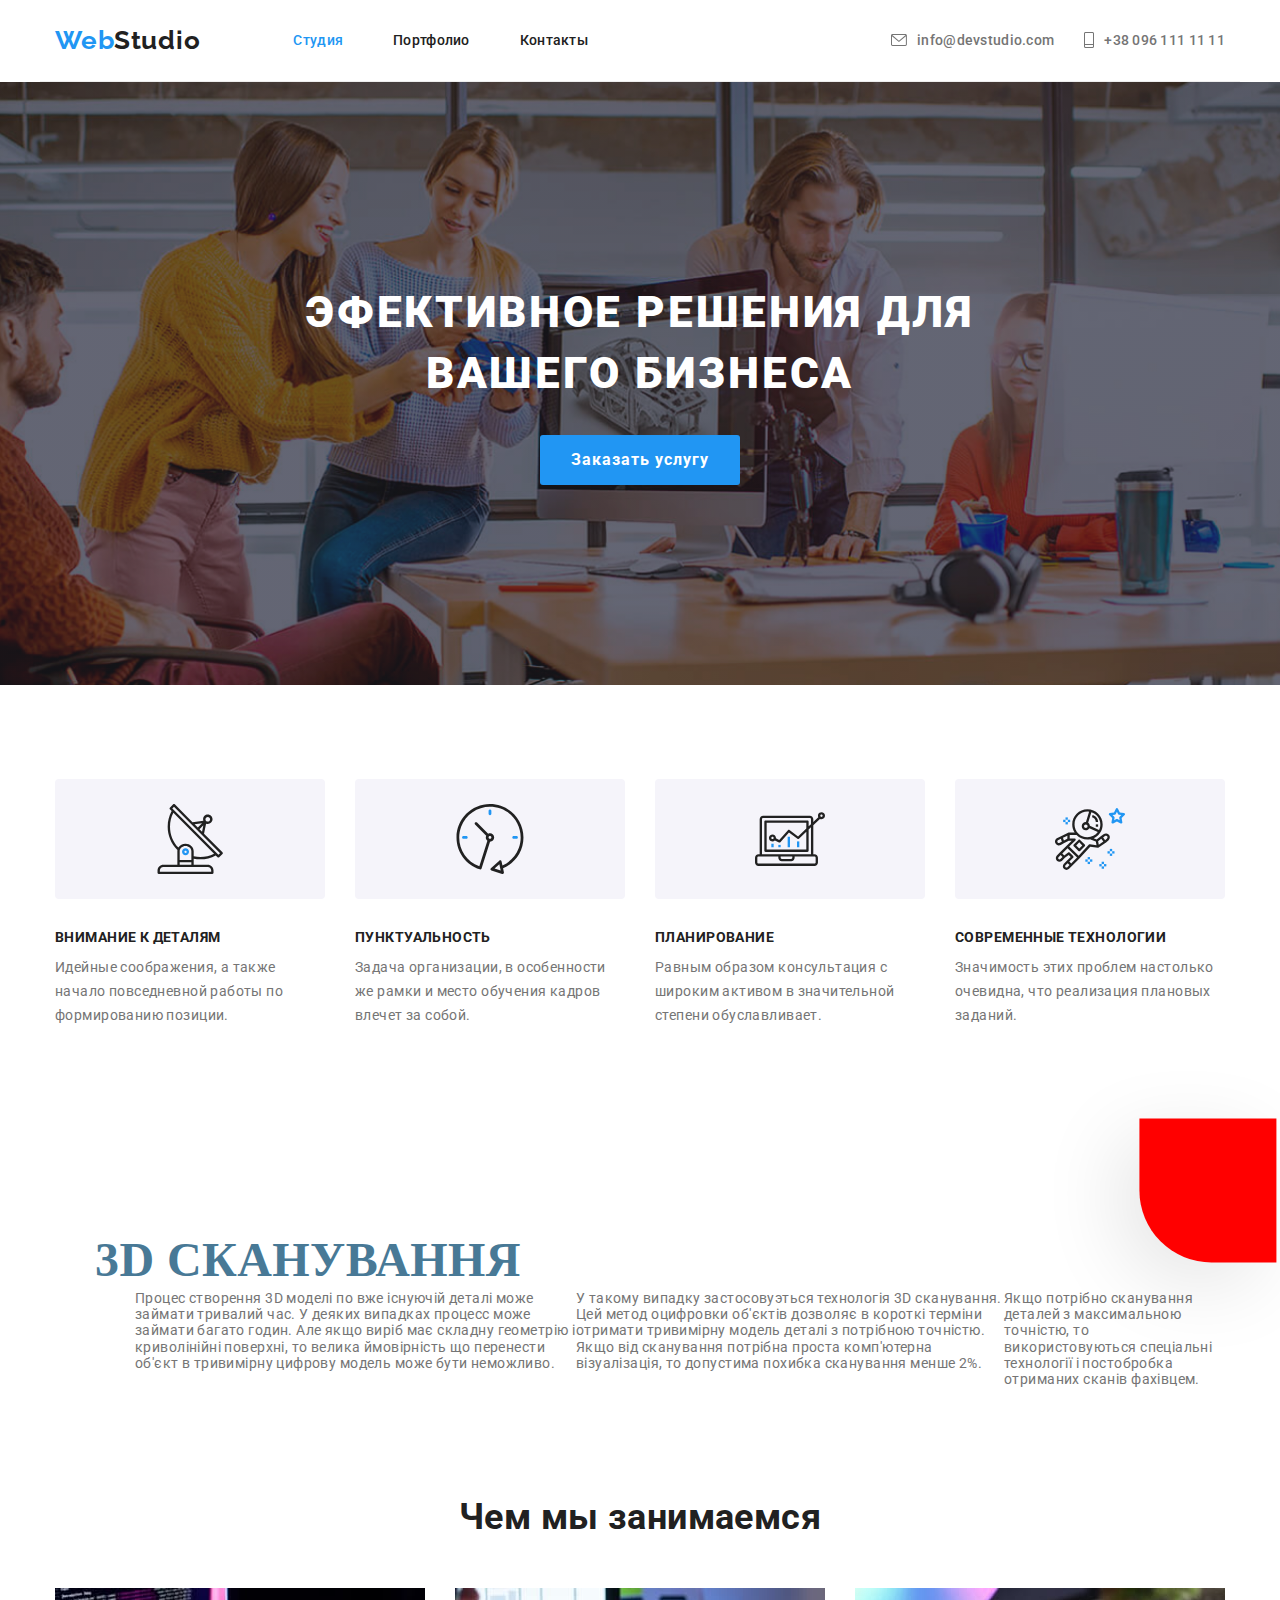
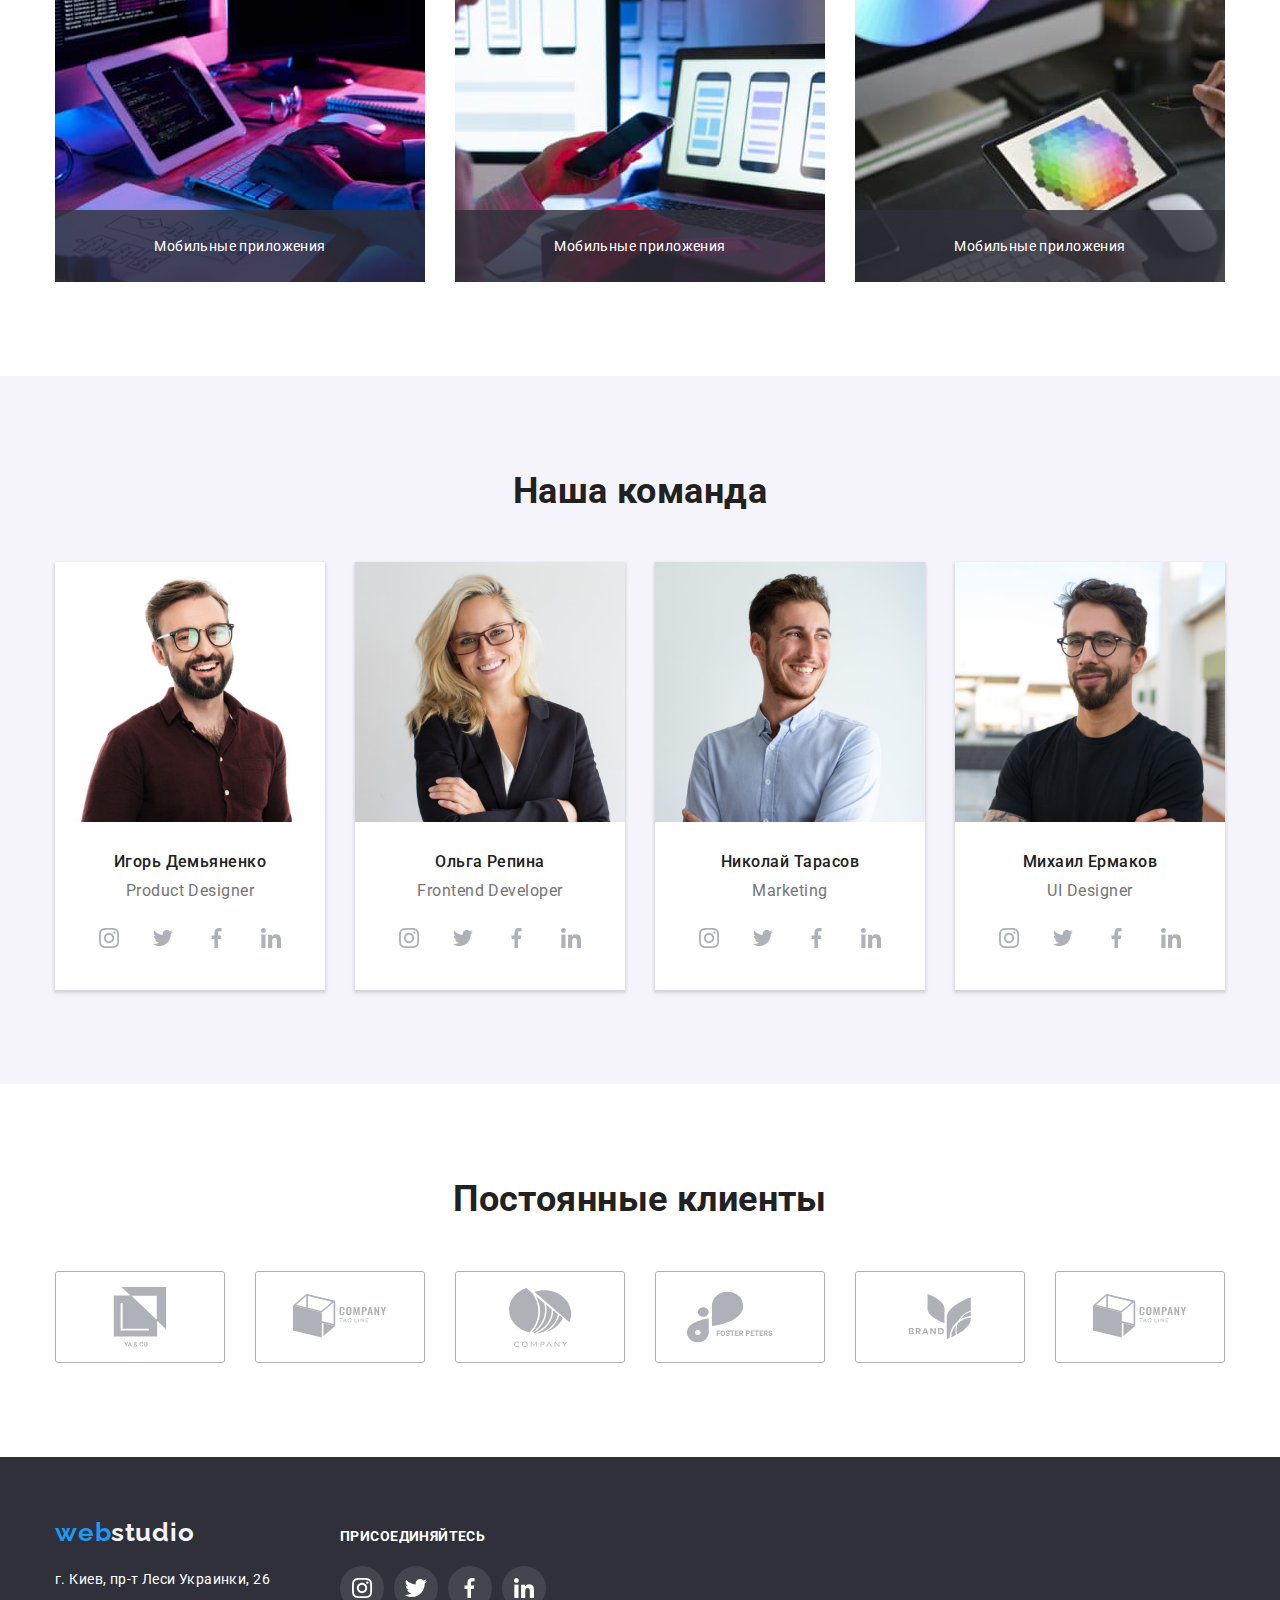
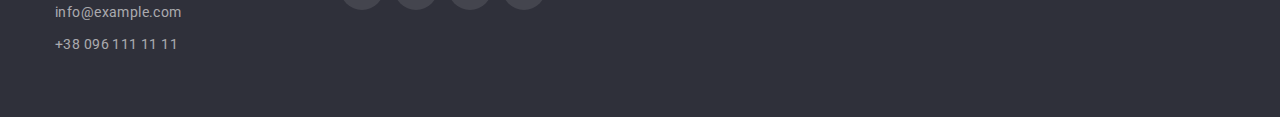
<file: index.html>
<!DOCTYPE html>
<html lang="ru">
<head>
    <meta charset="UTF-8">
    <meta http-equiv="X-UA-Compatible" content="IE=edge">
    <meta name="viewport" content="width=device-width, initial-scale=1.0">
    <title>WebStudio</title>
    <link href="https://fonts.googleapis.com/css2?family=Raleway:wght@700&family=Roboto:wght@400;500;700;900&display=swap"
        rel="stylesheet">
    <link rel="stylesheet" href="https://cdnjs.cloudflare.com/ajax/libs/modern-normalize/1.1.0/modern-normalize.min.css">
    <link rel="stylesheet" href="./css/style.css">
</head>
<body class="page">

    <!-- Шапка сайита-->
<header class="header">
    <div class="container header">
    
    <nav class="main-nav">

        <a class="logo-link" href="./index.html">
            <span class="logo-accent">Web</span>
            <span class="logo-black">Studio</span>
        </a>
    <ul class="site-nav">
        <li class="item"><a id="studio" class="link" href="">Студия</a></li>
        <li class="item"><a class="link" href="./portfolio.html">Портфолио</a></li>
        <li class="item"><a class="link" href="">Контакты</a></li>
    </ul>
    </nav>

    <ul class="contact ">
        <li class="contact-list">
    <a class="contact-link" href="mailto:info@devstudio.com">    
        <svg class="icon-massage"   width="16px" height="12px">
            <use class="icon-contact "  href="./images/icons.svg/contact.svg#massage" height:20px > </use>
        </svg>
        info@devstudio.com
    </a>
    </li>

        <li class="contact-list">
        <a class="contact-link" href="tel:+380961111111">
        <svg class="icon-massage" width="10" height="16px">
            <use class="icon-contact" href="./images/icons.svg/contact.svg#telefon"></use>
        </svg>
        +38 096 111 11 11
        </a>
        </li>
    </ul>

    </div>
</header>

    <main>
<!-- Герой-->
 <section class="hero">
     <div class="container">
        <h1 class="hero-title">
          ЭФЕКТИВНОЕ РЕШЕНИЯ ДЛЯ ВАШЕГО БИЗНЕСА
        </h1>
        <button class="button" type="button" >
            Заказать услугу
        </button>
</div>
 </section>
    <!-- Преимущество компании-->
 <section class="section feature">
<div class="container">
    <h2 class="section-title visually-hidden">Преимущества</h2>
<ul class="feature-list list">
    <li class="flex-feature">
        <div class="container-feature">
            <svg width="70px" height="70px" >
                <use href="./images/icons.svg/advantage.svg#antena"></use>
            </svg>
        </div>
        <h3 class="title">Внимание к деталям</h3>
        <p class="feature-text">Идейные соображения, а также начало повседневной работы по формированию позиции.</p>

    </li>

    <li class="flex-feature">
        <div class="container-feature">
            <svg width="70px" height="70px">
                <use href="./images/icons.svg/advantage.svg#clock"></use>
            </svg>
        </div>
        <h3 class="title">Пунктуальность</h3>
        <p class="feature-text">Задача организации, в особенности же рамки и место обучения кадров влечет за собой.</p>
    </li>


    <li class="flex-feature">
        <div class="container-feature">
            <svg width="70px" height="70px">
                <use href="./images/icons.svg/advantage.svg#televizor"></use>
            </svg>
        </div>
        <h3 class="title">Планирование</h3>
        <p class="feature-text">Равным образом консультация с широким активом в значительной степени обуславливает.</p>
    </li class="feature">

    <li class="flex-feature">
        <div class="container-feature">
            <svg width="70px" height="70px">
                <use href="./images/icons.svg/advantage.svg#astronaut"></use>
            </svg>
        </div>
        <h3 class="title">Современные технологии</h3>
        <p class="feature-text">Значимость этих проблем настолько очевидна, что реализация плановых заданий.</p>
    </li>
</ul>
</div>
 </section>

 <section class="section">
    <div class="container">
        <ul>
            <div>
                <h1 class="h1">3D СКАНУВАННЯ</h1>
                <ul class="list-test">
                    <li>Процес створення 3D моделі по вже існуючій деталі може займати тривалий час. У деяких випадках процесс може займати багато годин.
                        Але якщо виріб має складну геометрію і криволінійні поверхні, то велика ймовірність що перенести об'єкт в тривимірну цифрову модель може бути неможливо.</li>
                        
                        <li>У такому випадку застосовуэться технологія 3D сканування. Цей метод оцифровки об'єктів дозволяє в короткі терміни отримати тривимірну модель деталі з потрібною точністю. Якщо від сканування потрібна проста комп'ютерна візуалізація, то допустима похибка сканування
                            менше 2%. </li>
        
                        <li>Якщо потрібно сканування деталей з максимальною точністю, то використовуються спеціальні технології і постобробка отриманих
                            сканів фахівцем.</li>
                </ul>

                
                <div class="box12">
                </div>
            </div>
        </ul>


    </div>
 </section>

<!-- Чем занимается компания -->
<article class="product">
 <section class="section work">

    <div class="container">
<h2 class="section-title">Чем мы занимаемся</h2>

<ul class="work-list list">

    <div class="position-container">
    <li class="flex-item">

    <img src="./images/компьютер.jpg" alt="" width="370" >
    <p class="position-list">Мобильные приложения</p>
    </li>

    </div>




        <div class="position-container">
        <li class="flex-item">
            <img src="./images/телефон.jpg" alt="" width="370">
            <p class="position-list">Мобильные приложения</p>
        </li>
        </div>

        <div class="position-container">
            <li class="flex-item">
                <img src="./images/планшет.jpg" alt="" width="370">

                <p class="position-list">Мобильные приложения</p>
            </li>
                    <!-- <li class="position-list">
                        <p>Мобильные приложения</p>
                    </li> -->
        </div>
</ul>

    </div>
</article>
 </section>
<!--Команда компании-->
 <section class="section team">
    <div class="container">
     <h2 class="section-title">Наша команда</h2>

<ul class="team-list list">
    <li class="flex-team">
        <img src="./images/человек1.jpg" alt="парень" width="270">
        <div class="staff">
        <h3 class="team-title">Игорь Демьяненко</h3>
        <p class="text">Product Designer</p>
                <ul class="socials-list">
                    <li class="socials-li">
                        <a class="socials-links" href="./index.html">
                            <svg class="instagram" width="20px" height="20px">
                                <use href="./images/icons.svg/networks.svg#instagram"></use>
                            </svg>
                        </a>
                    </li>
                
                    <li class="socials-li">
                        <a class="socials-links" href="./index.html">
                            <svg class="twitter" width="20px" height="20px">
                                <use href="./images/icons.svg/networks.svg#twitter"></use>
                            </svg>
                        </a>
                    </li>
                
                    <li class="socials-li">
                        <a class="socials-links" href="./index.html">
                            <svg class="facebook" width="20px" height="20px">
                                <use href="./images/icons.svg/networks.svg#facebook"></use>
                            </svg>
                        </a>
                    </li>
                
                    <li class="socials-li">
                        <a class="socials-links" href="./index.html">
                            <svg class="linkedin" width="20px" height="20px">
                                <use href="./images/icons.svg/networks.svg#linkedin"></use>
                            </svg>
                        </a>
                    </li>
                </ul>
        </div>
    </li>


    <li class="flex-team">
        <img src="./images/девушка.jpg" alt="девушка" width="270">
        <div class="staff">
        <h3 class="team-title">Ольга Репина</h3>
        <p class="text">Frontend Developer</p>
                <ul class="socials-list">
                    <li class="socials-li">
                        <a class="socials-links" href="./index.html">
                            <svg class="instagram" width="20px" height="20px">
                                <use href="./images/icons.svg/networks.svg#instagram"></use>
                            </svg>
                        </a>
                    </li>
                
                    <li class="socials-li">
                        <a class="socials-links" href="./index.html">
                            <svg class="twitter" width="20px" height="20px">
                                <use href="./images/icons.svg/networks.svg#twitter"></use>
                            </svg>
                        </a>
                    </li>
                
                    <li class="socials-li">
                        <a class="socials-links" href="./index.html">
                            <svg class="facebook" width="20px" height="20px">
                                <use href="./images/icons.svg/networks.svg#facebook"></use>
                            </svg>
                        </a>
                    </li>
                
                    <li class="socials-li">
                        <a class="socials-links" href="./index.html">
                            <svg class="linkedin" width="20px" height="20px">
                                <use href="./images/icons.svg/networks.svg#linkedin"></use>
                            </svg>
                        </a>
                    </li>
                </ul>
        </div>
    </li>



    <li class="flex-team">
        <img src="./images/парень.jpg" alt="парень" width="270">
        <div class="staff">
        <h3 class="team-title">Николай Тарасов</h3>
        <p class="text">Marketing</p>
                <ul class="socials-list">
                    <li class="socials-li">
                        <a class="socials-links" href="./index.html">
                            <svg class="instagram" width="20px" height="20px">
                                <use href="./images/icons.svg/networks.svg#instagram"></use>
                            </svg>
                        </a>
                    </li>
                
                    <li class="socials-li">
                        <a class="socials-links" href="./index.html">
                            <svg class="twitter" width="20px" height="20px">
                                <use href="./images/icons.svg/networks.svg#twitter"></use>
                            </svg>
                        </a>
                    </li>
                
                    <li class="socials-li">
                        <a class="socials-links" href="./index.html">
                            <svg class="facebook" width="20px" height="20px">
                                <use href="./images/icons.svg/networks.svg#facebook"></use>
                            </svg>
                        </a>
                    </li>
                
                    <li class="socials-li">
                        <a class="socials-links" href="./index.html">
                            <svg class="linkedin" width="20px" height="20px">
                                <use href="./images/icons.svg/networks.svg#linkedin"></use>
                            </svg>
                        </a>
                    </li>
                </ul>
        </div>
    </li>


    <li class="flex-team">
        <img src="./images/пареньвочках.jpg" alt="парень в очках" width="270">
        <div class="staff">
        <h3 class="team-title">Михаил Ермаков</h3>
        <p class="text">UI Designer</p>
        
        <ul class="socials-list">
            <li class="socials-li">
            <a class="socials-links" href="./index.html">
                <svg class="instagram" width="20px" height="20px">
                    <use href="./images/icons.svg/networks.svg#instagram"></use>
                </svg>
            </a>
            </li>

            <li class="socials-li">
                <a class="socials-links" href="./index.html">
                <svg class="twitter" width="20px" height="20px">
                    <use href="./images/icons.svg/networks.svg#twitter"></use>
                </svg>
                </a>
            </li>

            <li class="socials-li">
                <a class="socials-links" href="./index.html">
                <svg class="facebook" width="20px" height="20px">
                    <use href="./images/icons.svg/networks.svg#facebook"></use>
                </svg>
                </a>
            </li>

            <li class="socials-li">
                <a class="socials-links" href="./index.html">
                <svg class="linkedin" width="20px" height="20px">
                    <use href="./images/icons.svg/networks.svg#linkedin"></use>
                </svg>
                </a>
            </li>
            </ul>
            </div>
    </li>
</ul>
</div>
 </section>



 <section class="client">
    <div class="container">

    <h2 class="section-title">Постоянные клиенты</h2>

    <ul class="clients">
        <li class="item">
            <a class="links" href="./index.html">
                <svg class="button-icon" width="106px" height="60px">
                    <use href="./images/icons.svg/brands.svg#icon-ya-go"></use>
                </svg>
            </a>
        </li>
        <li class="item" >
            <a class="links" href="./index.html">
                <svg class="button-icon" width="106px" height="60px">
                    <use href="./images/icons.svg/brands.svg#icon-company-tag-l"></use>
                </svg>
            </a>
            
        </li>
        <li class="item" >
            <a class="links"  href="./index.html">
          <svg class="button-icon" width="106px" height="60px" >
                 <use href="./images/icons.svg/brands.svg#icon-company"></use>
          </svg>
            </a>
        </li>

        <li  class="item" >
        <a class="links" href="./index.html">
        <svg class="button-icon" width="106px" height="60px" >
            <use href="./images/icons.svg/brands.svg#icon-foster-peters"></use>
        </svg>
        </a>
        </li>
        <li class="item" >
            <a class="links" href="./index.html">
            <svg class="button-icon" width="106px" height="60px" >
                <use href="./images/icons.svg/brands.svg#icon-brand"></use>
            </svg>
            </a>
        </li>
        <li class="item">
            <a class="links" href="./index.html">
            <svg class="button-icon" width="106px" height="60px" >
                <use href="./images/icons.svg/brands.svg#icon-company-tag-l"></use>
            </svg>
            </a>
        </li>
    </ul>
</div>
 </section>

    </main>

 <!-- Футер -->
    <footer class="footer">
    <div class="container container-footer">

        <div class="lili">
        <a href="./index.html">
            <span class="logo-accent">web</span>
            <span class="logo-white">studio</span>
        </a>
    <address class="address">
        <ul class="footer-list">
          <li class="item"><a class="adress" target="_blank" rel="noopener noreferrer">г. Киев, пр-т
              Леси Украинки, 26</a> </li>
          <li class="item"><a class="info" href="mailto:info@devstudio.com">info@example.com</a> </li>
          <li class="item"><a class="info" href="tel:+380961111111">+38 096 111 11 11</a> </li>
        </ul>
        </div>

        <div class="lele">
            <h2 class="title-footer">Присоединяйтесь</h2>
        <ul class="socials-list">
            
        <li class="socials-li">
            <a class="link-footer" href="">
        <svg class="icon-footer" wight="20px" height="20px">
            <use href="./images/icons.svg/networks.svg#instagram"> </use>
        </svg>
            </a>
        </li>


        <li class="socials-li">
            <a class="link-footer" href="">
        <svg class="icon-footer" wight="20px" height="20px" >
            <use href="./images/icons.svg/networks.svg#twitter">  </use>
        </svg>
            </a>
        </li>
        
        <li class="socials-li">
            <a class="link-footer" href="">
            <svg class="icon-footer" wight="20px" height="20px" >
                <use href="./images/icons.svg/networks.svg#facebook"> </use>
            </svg>
            </a>
        </li>

        <li class="socials-li">
            <a class="link-footer" href="">
            <svg class="icon-footer" wight="20px" height="20px" >
                <use href="./images/icons.svg/networks.svg#linkedin"></use>
            </svg>
            </a>

        </li>
        </ul>
    </div>
</div>
     </footer>
</body>
</html>




<!-- 

            <li class="socials-li">
                <a class="socials-links" href="./index.html">
                    <svg class="instagram" width="20px" height="20px">
                        <use href="./images/icons.svg/networks.svg#instagram"></use>
                    </svg>
                </a>
            </li>
            
            <li class="socials-li">
                <a class="socials-links" href="./index.html">
                    <svg class="twitter" width="20px" height="20px">
                        <use href="./images/icons.svg/networks.svg#twitter"></use>
                    </svg>
                </a>
            </li>
            
            <li class="socials-li">
                <a class="socials-links" href="./index.html">
                    <svg class="facebook" width="20px" height="20px">
                        <use href="./images/icons.svg/networks.svg#facebook"></use>
                    </svg>
                </a>
            </li>
            
            <li class="socials-li">
                <a class="socials-links" href="./index.html">
                    <svg class="linkedin" width="20px" height="20px">
                        <use href="./images/icons.svg/networks.svg#linkedin"></use>
                    </svg>
                </a>
            </li> -->
</file>
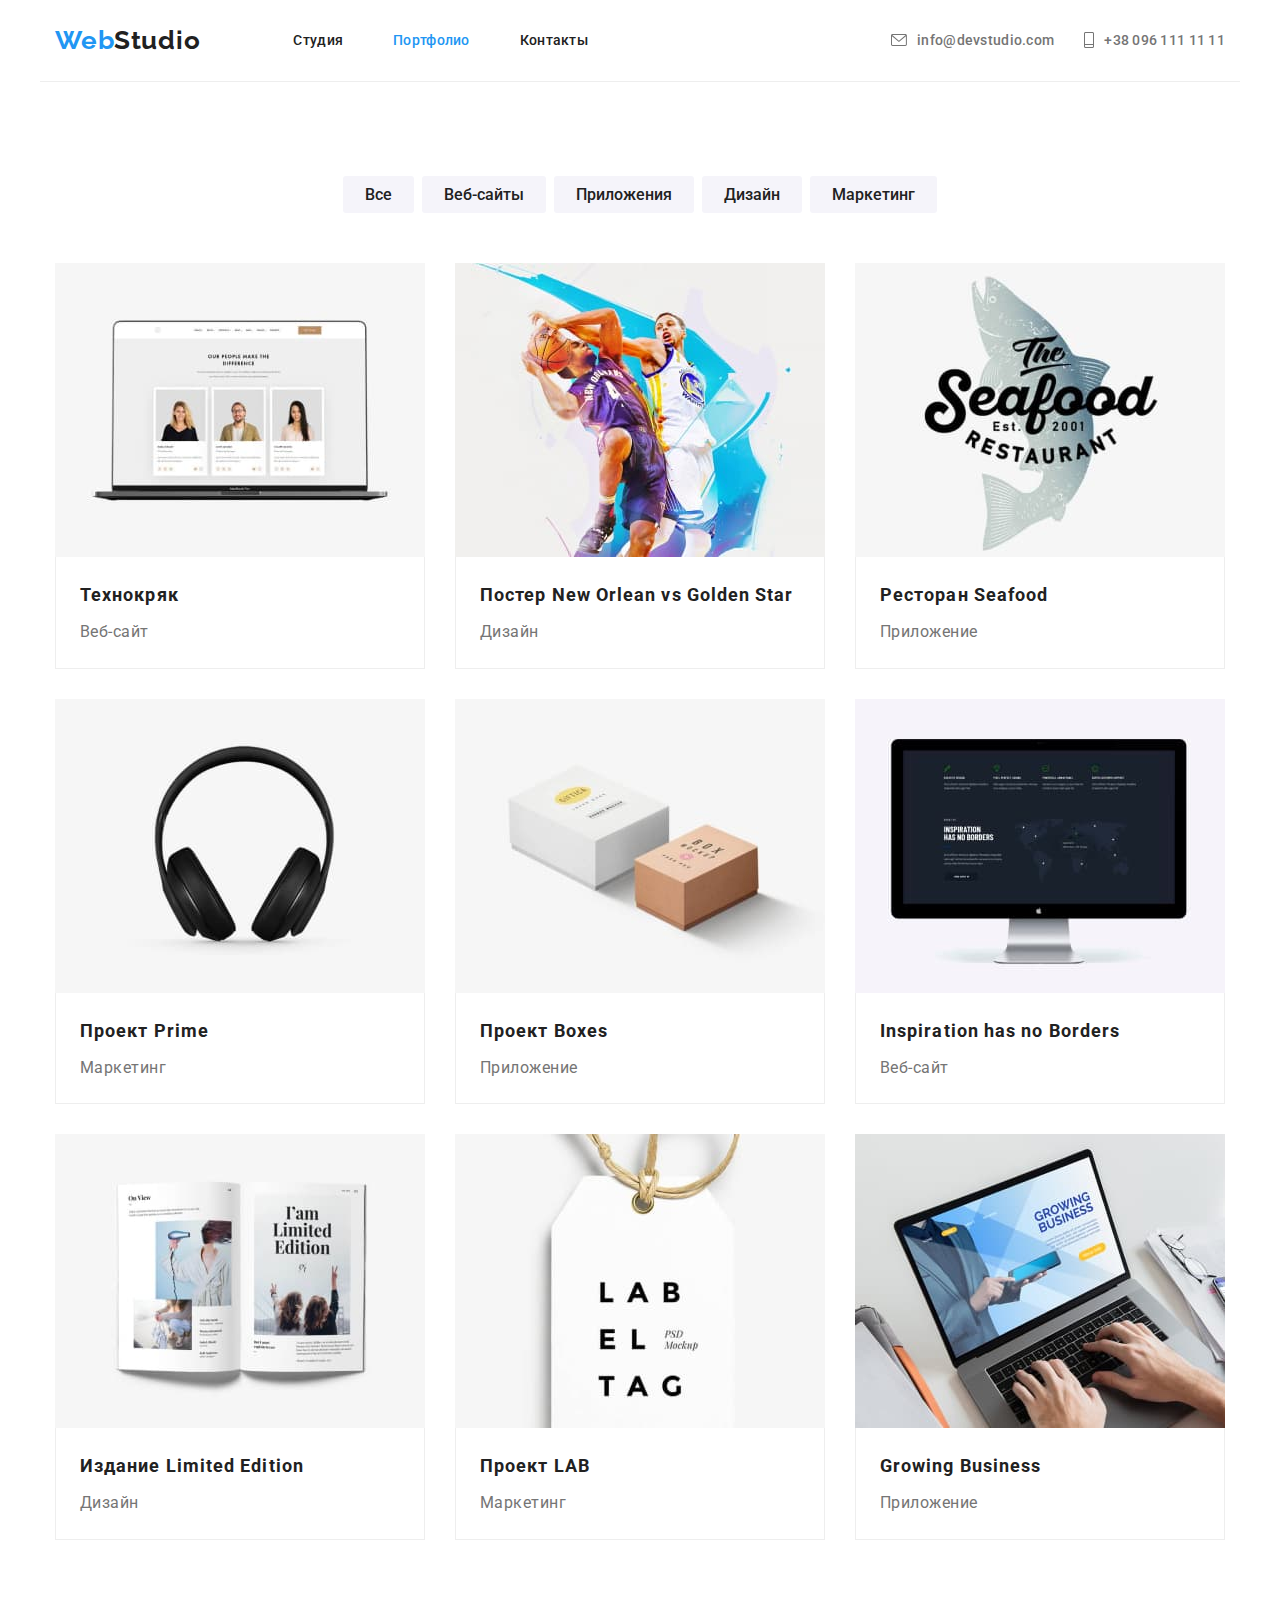
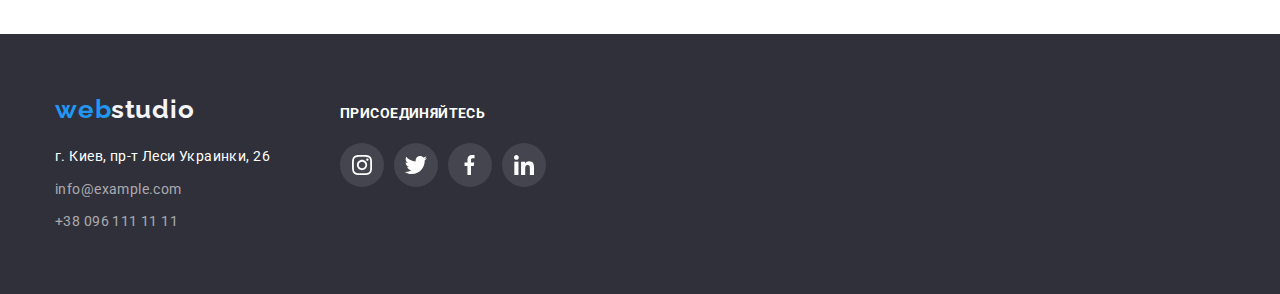
<file: portfolio.html>
<!DOCTYPE html>
<html lang="ru">
<head>
    <meta charset="UTF-8">
    <meta http-equiv="X-UA-Compatible" content="IE=edge">
    <meta name="viewport" content="width=device-width, initial-scale=1.0">
    <title>portfolio</title>
    <link href="https://fonts.googleapis.com/css2?family=Raleway:wght@700&family=Roboto:wght@400;500;700;900&display=swap"
        rel="stylesheet">
    <link rel="stylesheet" href="https://cdnjs.cloudflare.com/ajax/libs/modern-normalize/1.1.0/modern-normalize.min.css">
    <link rel="stylesheet" href="./css/style.css">
</head>
<body class="page">

    <!-- Шапка сайта-->
<header class="header">
    <div class="container header">
    <nav class="main-nav">

        <a href="./index.html"> 
            <span class="logo-accent" >Web</span>
            <span class="logo-black" >Studio</span>
        </a>

        <ul class="site-nav">
            <li class="item"><a class="link" href="./index.html">Студия</a></li>
            <li class="item"><a id="portfolio" class="link" href="./portfolio.html">Портфолио</a></li>
            <li class="item"><a class="link" href="">Контакты</a></li>
        </ul>
    </nav>
    <ul class="contact ">
        <li class="contact-list">
            <a class="contact-link" href="mailto:info@devstudio.com">
                <svg class="icon-massage" width="16px" height="12px">
                    <use class="icon-contact " href="./images/icons.svg/contact.svg#massage" height:20px> </use>
                </svg>
                info@devstudio.com
            </a>
        </li>
    
        <li class="contact-list">
            <a class="contact-link" href="tel:+380961111111">
                <svg class="icon-massage" width="10" height="16px">
                    <use class="icon-contact" href="./images/icons.svg/contact.svg#telefon"></use>
                </svg>
                +38 096 111 11 11
            </a>
        </li>
    </ul>
</div>
</header>
    <main>
        <!-- Фильтр-->
    <section class="section">
        <div class="container">
        <h1 class="section-title visually-hidden">Фильтр</h1>
    <ul class="flex-button">
        <li class="item"><button class="buttons" type="button">Все</button></li>
        <li class="item"><button class="buttons" type="button">Веб-сайты</button></li>
        <li class="item"><button class="buttons" type="button">Приложения</button></li>
        <li class="item"><button class="buttons" type="button">Дизайн</button></li>
        <li class="item"><button class="buttons" type="button">Маркетинг</button></li>
    </ul>

            <ul class="features">
                <li class="flex-element">
                    <a class="flex-link" href="./index.html">
                        <img src="./images/images-portfiloi/1.jpg" alt="Ноутбук с загруженным веб-сайтом" width="370" height="294">
                        <div class="box">
                            <h2 class="features-title">Технокряк</h2>
                            <p class="features-text">Веб-сайт</p>
                        </div>
                    </a>
                </li>
            
                <li class="flex-element">
                    <a class="flex-link" href="./index.html">
                        <img src="./images/images-portfiloi/2.jpg" alt="2 баскетбольных игрока" width="370" height="294">
                        <div class="box">
                            <h2 class="features-title">Постер New Orlean vs Golden Star</h2>
                            <p class="features-text">Дизайн</p>
                        </div>
                    </a>
                </li>
            
                <li class="flex-element">
                    <a class="flex-link" href="./index.html">
                        <img src="./images/images-portfiloi/3.jpg" alt="Рыба с названием" width="370" height="294">
                        <div class="box">
                            <h2 class="features-title">Ресторан Seafood</h2>
                            <p class="features-text">Приложение</p>
                        </div>
                    </a>
                </li>
            
                <li class="flex-element">
                    <a class="flex-link" href="./index.html">
                        <img src="./images/images-portfiloi/4.jpg" alt="Наушники" width="370" height="294">
                        <div class="box">
                            <h2 class="features-title">Проект Prime</h2>
                            <p class="features-text">Маркетинг</p>
                        </div>
                    </a>
                </li>
            
                <li class="flex-element">
                    <a class="flex-link" href="./index.html">
                        <img src="./images/images-portfiloi/5.jpg" alt="Белая и коричневая коробки" width="370" height="294">
                        <div class="box">
                            <h2 class="features-title">Проект Boxes</h2>
                            <p class="features-text">Приложение</p>
                        </div>
                    </a>
                </li>
            
                <li class="flex-element">
                    <a class="flex-link" href="./index.html">
                        <img src="./images/images-portfiloi/6.jpg" alt="Компютер Mac с загруженой веб-страницей" width="370"
                            height="294">
                        <div class="box">
                            <h2 class="features-title">Inspiration has no Borders</h2>
                            <p class="features-text">Веб-сайт</p>
                        </div>
                    </a>
                </li>
            
                <li class="flex-element">
                    <a class="flex-link" href="./index.html">
                        <img src="./images/images-portfiloi/7.jpg" alt="Журнал" width="370" height="294">
                        <div class="box">
                            <h2 class="features-title">Издание Limited Edition</h2>
                            <p class="features-text">Дизайн</p>
                        </div>
                    </a>
                </li>
            
                <li class="flex-element">
                    <a class="flex-link"  href="./index.html">
                        <img src="./images/images-portfiloi/8.jpg" alt="Визитка" width="370" height="294">
                        <div class="box">
                            <h2 class="features-title">Проект LAB</h2>
                            <p class="features-text">Маркетинг</p>
                        </div>
                    </a>
            
                </li>
            
                <li class="flex-element">
                    <a class="flex-link" href="./index.html">
                        <img src="./images/images-portfiloi/9.jpg" alt="Человек за ноутбуком" width="370" height="294">
                        <div class="box">
                            <h2 class="features-title">Growing Business</h2>
                            <p class="features-text">Приложение</p>
                        </div>
                    </a>
                </li>
            </ul>
        </div>
    </section>
        <!--Список-->

   </main>

   <!-- Футер-->
   <footer class="footer">
    <div class="container container-footer">

        <div class="lili">
        <a href="./index.html">
            <span class="logo-accent">web</span>
            <span class="logo-white">studio</span>
        </a>
    <address class="address">
        <ul class="footer-list">
          <li class="item"><a class="adress" target="_blank" rel="noopener noreferrer">г. Киев, пр-т
              Леси Украинки, 26</a> </li>
          <li class="item"><a class="info" href="mailto:info@devstudio.com">info@example.com</a> </li>
          <li class="item"><a class="info" href="tel:+380961111111">+38 096 111 11 11</a> </li>
        </ul>
        </div>

        <div class="lele">
            <h2 class="title-footer">Присоединяйтесь</h2>
        <ul class="socials-list">
            
        <li class="socials-li">
            <a class="link-footer" href="">
        <svg class="icon-footer" wight="20px" height="20px">
            <use href="./images/icons.svg/networks.svg#instagram"> </use>
        </svg>
            </a>
        </li>


        <li class="socials-li">
            <a class="link-footer" href="">
        <svg class="icon-footer" wight="20px" height="20px" >
            <use href="./images/icons.svg/networks.svg#twitter">  </use>
        </svg>
            </a>
        </li>
        
        <li class="socials-li">
            <a class="link-footer" href="">
            <svg class="icon-footer" wight="20px" height="20px" >
                <use href="./images/icons.svg/networks.svg#facebook"> </use>
            </svg>
            </a>
        </li>

        <li class="socials-li">
            <a class="link-footer" href="">
            <svg class="icon-footer" wight="20px" height="20px" >
                <use href="./images/icons.svg/networks.svg#linkedin"></use>
            </svg>
            </a>

        </li>
        </ul>
    </div>
</div>
     </footer>
</body>
</html>
</file>
<file: css/style.css>
/* Основной цвет текста  color: #212121;      --title-text-color:#212121; */
/* вторичный текст контакты,абзац  color: #757575; --primari-text-color: #757575; */
/* цвет фона background: #FFFFFF;        --primari-white-color:#FFFFFF;*/
/* контакты в футере    --contact-footer: rgba(255, 255, 255, 0.6); */
/* цвет кнопок background: --accent-color: #2196F3;*/
/* цвет героя и футера     --hero-bgrcolor: #2F303A; */
/* фон кнопки в фильтре --button-filter: #F5F4FA; */
/* Кнопка героя ховер  --hover-button: #188ce8; */
/* border-box --border-box: #EEEEEE; */


:root {
--title-text-color: #212121;
--primari-text-color: #757575;
--primari-white-color:#FFFFFF;
--contact-footer: rgba(255, 255, 255, 0.6);
--accent-color: #2196F3;
--hero-bgrcolor: #2F303A;
--button-filter: #F5F4FA;
--hover-button: #188ce8;
--border-box: #EEEEEE;
--var--bg-icon: #afb1b8;
}


.page {
background-color: var(--primari-white-color);
color: var(--primari-text-color);
font-family: Roboto, sans-serif;
font-weight: 400;
font-size: 14px;
line-height: 1.17;
letter-spacing: 0.03em;
}


ul {
    list-style: none;
}


/* утилиты */

.container {
    width: 1200px;
    /* outline: 2px solid; */
    padding-left: 15px;
    padding-right: 15px;
    margin-left: auto;
    margin-right: auto;
}

.list {
    margin: 0;
    padding: 0;
    list-style: none;
}

/* Main-nav */
.main-nav {
    display: flex;
    align-items: center;
    justify-content: space-evenly;
}



/* header */

.container.header {
        display: flex;
        align-items: center;
        border-bottom: 1px solid var(--border-box);
}



.logo-accent,
.logo-black,
.logo-white {
    font-family: Raleway, sans-serif;
    font-weight: 700;
    font-size: 26px;
    line-height: 1.2;
    letter-spacing: 0.03em;
}

.logo-link:focus{
    fill: red;
}

.logo-accent {
    color: var(--accent-color);
    margin-right: -4px;
}
.logo-black {
    color: var(--title-text-color);
}

.logo-white {
    color: var(--button-filter);
}

/* site nav  */

.site-nav {
margin-bottom: 0;
margin-top: 0;
padding-left: 0;
display: flex;
margin-left: 93px;

}

/* .site-nav .item {
    background-color: tomato;
    
} */

.site-nav .item:not(:last-child) {
    margin-right: 50px;

}

.site-nav .link {
    color: var(--title-text-color);
    display: block;
    padding-top: 32px;
    padding-bottom: 32px;
    font-weight: 500;
    font-size: 14px;
    line-height: 1.2;
    letter-spacing: 0.02em;
}


.site-nav .link:hover,
.site-nav .link:focus {
    color: var(--accent-color);
}



#studio {
    color: var(--accent-color);
}

#portfolio {
    color: var(--accent-color);
}


/* Contact */


.contact {
    display: inline-flex;
    align-items: center;
    margin-bottom: 0;
    margin-top: 0;
    padding-left: 0;
    margin-left: auto;
    
}





.contact .item {
    padding: 32px 0px;
    margin: 0;

}

li.item.items {

    display: inline-flex;
    align-items: center;
}

.contact .contact-list + .contact-list {
    margin-left: 30px;
}


a.contact-link:hover,
.contact-link:focus {
    color: #188ce8;
    fill: #188ce8;
    /* background-color: #188ce8; */
}


/* .contact-link:hover {
    color: var(--accent-color);
} */

.contact-link{
    display: flex;
    align-items: center;
    color: #757575;
    fill: #757575;
    padding-top: 32px;
    padding-bottom: 32px;
    font-weight: 500;
        font-size: 14px;
        line-height: 16px;
        letter-spacing: 0.02em;
    
}


.icon-massage {
    margin-right: 10px;
    /* fill: currentColor; */
}


/* .items::before {
    display: inline-block;
    content: '';
    margin-right: 10px;
    width: 20px;
    height: 20px;
    background-size: contain;
    background-repeat:no-repeat;
    background-position: center;
}

li.item.items::before {
    fiil: red;
} */


/* .items:nth-child(1)::before {
    background-image: url(../images/icons.svg/massage.svg);
    width: 16px;
    height: 12px;
    
}



.items:nth-child(2)::before {
    background-image: url(../images/icons.svg/telefon.svg);
    width: 10px;
    height: 16px;
} */



/* .flex-feature::before {
    display: block;
    content: '';
    height: 120px;
    margin-bottom: 30px;
    background-size: 65.32px, contain;
    background-repeat: no-repeat;
    background-position: center;
    background-color: #F5F4FA;
} */







a {
    text-decoration: none
}

h1,
h2,
h3,
p {
    margin: 0;
}


/* Герой index */

.hero {
text-align: center;
padding-top: 200px;
padding-bottom: 200px;
margin-left: auto;
margin-right: auto;
background: #C4C4C4;
background-image: linear-gradient(to right,
rgba(47, 48, 58, 0.4),
rgba(47, 48, 58, 0.4)
), url(../images/images-portfiloi/hero.png);
background-repeat: no-repeat;
background-position: center;
background-size: cover;
max-width: 1600px;

}

.hero-title {
    color: var(--primari-white-color);
    font-weight: 900;
    font-size: 44px;
    line-height: 1.4;
    letter-spacing: 0.06em;
    text-align: center;
    text-transform: uppercase;
    width: 696px;
    margin-left: auto;
    margin-right: auto;
    margin-bottom: 30px;
}

/* Кнопки */

.flex-button .item + .item {
    margin-left: 8px;
}


.flex-button {
    display:flex;
    margin: 0;
    padding-left: 0;
    justify-content: center;
    margin-bottom: 50px;
    
}




.button {
    width: 200px;
    height: 50px;
    background-color: var(--accent-color);
    color: var(--primari-white-color);
    display: inline-block;
    font-weight: 700;
    font-size: 16px;
    line-height: 1.9;
    align-items: center;
    text-align: center;
    letter-spacing: 0.06em;
    cursor: pointer;
    border: none;
    border-radius: 3px;
}

.button:hover,
.buttons:focus{
background-color: var(--hover-button)
}



/* section */


.section-title {
    color: var(--title-text-color);
    margin-top: 0;
    margin-bottom: 50px;
    text-align: center;
}


h2 {
    margin-top: 0;
    font-weight: 700;
    font-size: 36px;
}



/* Преимущество компании  */



.feature-list {
    display: flex;

}

.feature-list .flex-feature + .flex-feature {
    margin-left: 30px;
}

.container-feature {
display: inline-flex;
align-items: center;
justify-content: center;
background: #F5F4FA;
border-radius: 4px;
width: 270px;
height: 120px;
margin-bottom: 30px;
}





/* .flex-feature::before {
    display: block;
    content: '';
    height: 120px;
    margin-bottom: 30px;
    background-size: 65.32px, contain;
    background-repeat: no-repeat;
    background-position: center;
    background-color: #F5F4FA;
} */

/* .flex-feature:nth-child(1)::before {
    background-image: url("../images/icons.svg/antena.svg");
}

.flex-feature:nth-child(2)::before {
    background-image: url("../images/icons.svg/clock\ .svg");
}

.flex-feature:nth-child(3)::before {
    background-image: url("../images/icons.svg/televizor.svg");
}

.flex-feature:nth-child(4)::before {
    background-image: url("../images/icons.svg/astronautfull.svg");
} */

.section .title {
    color: var(--title-text-color);
    margin-top: 0;
    margin-bottom: 10px;
    font-weight: 700;
    font-size: 14px;
    line-height: 1.2;
    letter-spacing: 0.03em;
    text-transform: uppercase;
}

.visually-hidden {
position: absolute;
white-space: nowrap;
width: 1px;
height: 1px;
overflow: hidden;
border: 0;
padding: 0;
clip: rect(0 0 0 0);
clip-path: inset(50%);
margin: -1px;
}
/* Section work */


.section {
    position: relative;
    padding-top: 94px;
    padding-bottom: 94px;
}



.section.work {
    padding-top: 0;

}

.work-list {
display: flex;
}

.position-container {
    position: relative;

}

.flex-item {

width: 370px;
}

/* .work-list .flex-item + .flex-item{
    margin-left: 30px;
} */

.position-container:nth-child(+n + 2) {
    margin-left: 30px;
}

.position-list {
display: flex;
justify-content: center;
align-items: center;
width: 100%;
height: 72px;
bottom: 0;
position: absolute;
background: rgba(47, 48, 58, 0.8);
color: var(--primari-white-color);
/* opacity: 0; */



/* display: flex;
font-weight: 700;
font-size: 14px;
line-height: 1.2px;
letter-spacing: 0.03em;
text-transform: uppercase;
color: #FFFFFF;
width: 205px;
height: 16px;
left: 90px;
right: 90px;
bottom: 27px;
transform: translate(-50%, -50%);
position: absolute;
background:#188ce8; */


}

/* .position-container:hover .position-list {
    opacity: 1;
} */


/* test */
.h1 {
    
    font-family: 'Cera Pro';
font-style: normal;
font-weight: 700;
font-size: 48px;
line-height: 60px;

color: #487996;
}

.box12 {
    position: absolute;
    right: 0;
    top: 0;
    background-color: red;
    width: 144px;
    height: 136.83px;
    box-shadow: 20px 20px 80px rgba(0, 0, 0, 0.1);
border-radius: 0px 0px 72px 0px;
transform: rotate(90deg);
}

.list-test {
    display: flex;
}






/* twst */




    /* Section team */



.team-list {
    display: flex;
    text-align: center;
}

.flex-team {
    width: 270px;
    box-shadow: 0px 2px 3px 1px rgba(0, 0, 0, 0.14);
}

.section.team .flex-team + .flex-team {
    margin-left: 30px;

}

.section.team {
    background-color: var(--button-filter);
}


.staff {
padding: 30px 32px;
background-color: #FFFFFF;

}

img {
    display: block;
}




.team-title {
    color: var(--title-text-color);
    font-weight: 500;
    font-size: 16px;
    line-height: 1.2;
    text-align: center;
    letter-spacing: 0.03em;
    margin-top: 0;
    margin-bottom: 10px;
}

.feature-text {
font-size: 14px;
line-height: 1.71;
letter-spacing: 0.03em;
color: #757575;
}

.text {
font-size: 16px;
line-height: 1.2;
letter-spacing: 0.03em;
margin-top: 0;
margin-bottom: 16px;
}

.flex-team .socials-links:not(:last-child) {
margin-right: 10px;
}

.socials-links {
display: inline-flex;
align-items: center;
justify-content: center;
width: 44px;
height: 44px;
border-radius: 50px;
fill: #AFB1B8;;
}

.socials-list {
display: flex;
justify-content: center;
align-items: baseline;
padding-left: 0;
margin: 0;
}

.socials-li:not(:last-child) {
    margin-right: 10px;

}

.socials-links:hover,
.socials-links:focus {
    fill: white;
    background-color: #188ce8;
}


/* PORTFOLIO */


.features {
display: flex;
flex-wrap: wrap;
padding: 0;
margin: 0;
    /* background-color: teal; */
}

.flex-element {
margin-right: 30px;

}

.flex-element:nth-child(-n + 6) {
    margin-bottom: 30px;
}

.flex-element:nth-child(3n) {
    margin-right: 0;
}

.flex-link{
display: block;
}

.flex-link:hover{
box-shadow: 0px 2px 3px 1px rgb(0 0 0 / 14%);
}


.box {
padding: 20px 24px;
border-right: 1px solid var(--border-box);
border-bottom: 1px solid var(--border-box);
border-left: 1px solid var(--border-box);
width: 370px;
}




.features-title {
    margin: 0;
    margin-bottom: 4px;
    margin-right: auto;
}




.features .features-title {
    color: var(--title-text-color);
    font-weight: 700;
    font-size: 18px;
    margin-left:auto;
    text-align: left;
    line-height: 2;
    letter-spacing: 0.06em;
}

.features .features-text {
    color: var(--primari-text-color);
    font-size: 16px;
    line-height: 1.9;
    letter-spacing: 0.03em;
    margin: 0;
}

/* Фильтр */

/* Нужно ли мне применять єтот код?? */

/* .button {
    color: var(--primari-white-color);
    background-color: var(--accent-color);
    font-weight: 700;
    font-size: 16px;
    line-height: 1.88;
    letter-spacing: 0.06em;
    cursor: pointer;
    text-align: center;
}

.button:hover,
.button:focus {
    background-color: var(--hover-button);
} */

.section .item {

}





.buttons {
background-color: var(--button-filter);
color: var(--title-text-color);
padding: 6px 22px;
font-weight: 500;
font-size: 16px;
line-height: 1.6;
cursor: pointer;
text-align: center;
border: none;
border-radius: 3px;
}



.buttons:hover,
.buttons:focus {
    background-color: var(--accent-color);
    color: var(--primari-white-color);
    box-shadow: 0px 2px 2px 0px #0000001f, 0px 1px 2px 0px #00000014, 0px 3px 1px 0px #0000001a;
}

/* Clients */

.client {
    padding-bottom: 94px;
    padding-top: 94px;
    
}

.clients {
    display: flex;
    justify-content: center;
    align-items: center;
    margin: 0;
    padding-left: 0px;

    
}

/* .clients > .item {
border: 1px solid var(--var--bg-icon);
} */

.clients .item:not(:last-child) {
    margin-right: 30px;
}

.clients .item {
width: 170px;
height: 92px;

}

.client .links {
display: flex;
justify-content: center;
align-items: center;
width: 170px;
height: 92px;
fill: var(--var--bg-icon);
border: 1px solid var(--var--bg-icon);
border-radius: 3px;
}







.clients .links:hover,
.clients .links:focus {
fill: #188ce8;
border: 1px solid var(--accent-color);
}






/* .links:hover {
fill: var(--accent-color);

} */


/* .clients .item:hover,
.clients .item:focus {
fill: var(--accent-color);
border: 1px solid var(--accent-color);
}  */

/* footer */



.footer {
    padding-top: 60px;
    padding-bottom: 60px;
}


.footer-list {
    padding: 0;
    margin: 0;
}

.footer-list .item {
    margin-bottom: 9px;
    
}
.footer-list .item:last-child {
    margin-bottom: 0;
}


.address {
    margin-top: 20px;
    font-style: normal;
}


.footer .adress {
    color: var(--primari-white-color);
    font-size: 14px;
    line-height: 1.7;
    letter-spacing: 0.03em;
    margin-top: 20px;
    
}

.footer {
background-color: var(--hero-bgrcolor);
}

.footer .info {
color: var(--contact-footer);
    font-size: 14px;
    line-height: 1.7;
    letter-spacing: 0.03em;
}

.info:hover{
    color: var(--accent-color);
}


.container-footer {
    display: flex;
    align-items: baseline;
}


.title-footer {
margin: 0;
margin-bottom: 20px;
color: var(--primari-white-color);
font-size: 14px;
line-height: 1.4;
text-transform: uppercase;
}

.link-footer {
display: flex;
align-items: center;
width: 44px;
height: 44px;
fill: var(--primari-white-color);
background-color: rgba(255, 255, 255, 0.1);
border-radius: 50px;
}

.icon-footer {
/* width: 44px;
height: 44px; */

}

.red {
    fill: red;
}

.link-footer:hover,
.link-footer:focus {
    background-color:#188ce8;
    fill: white;
}

.lele{
    margin-left: 70px;
}
</file>
